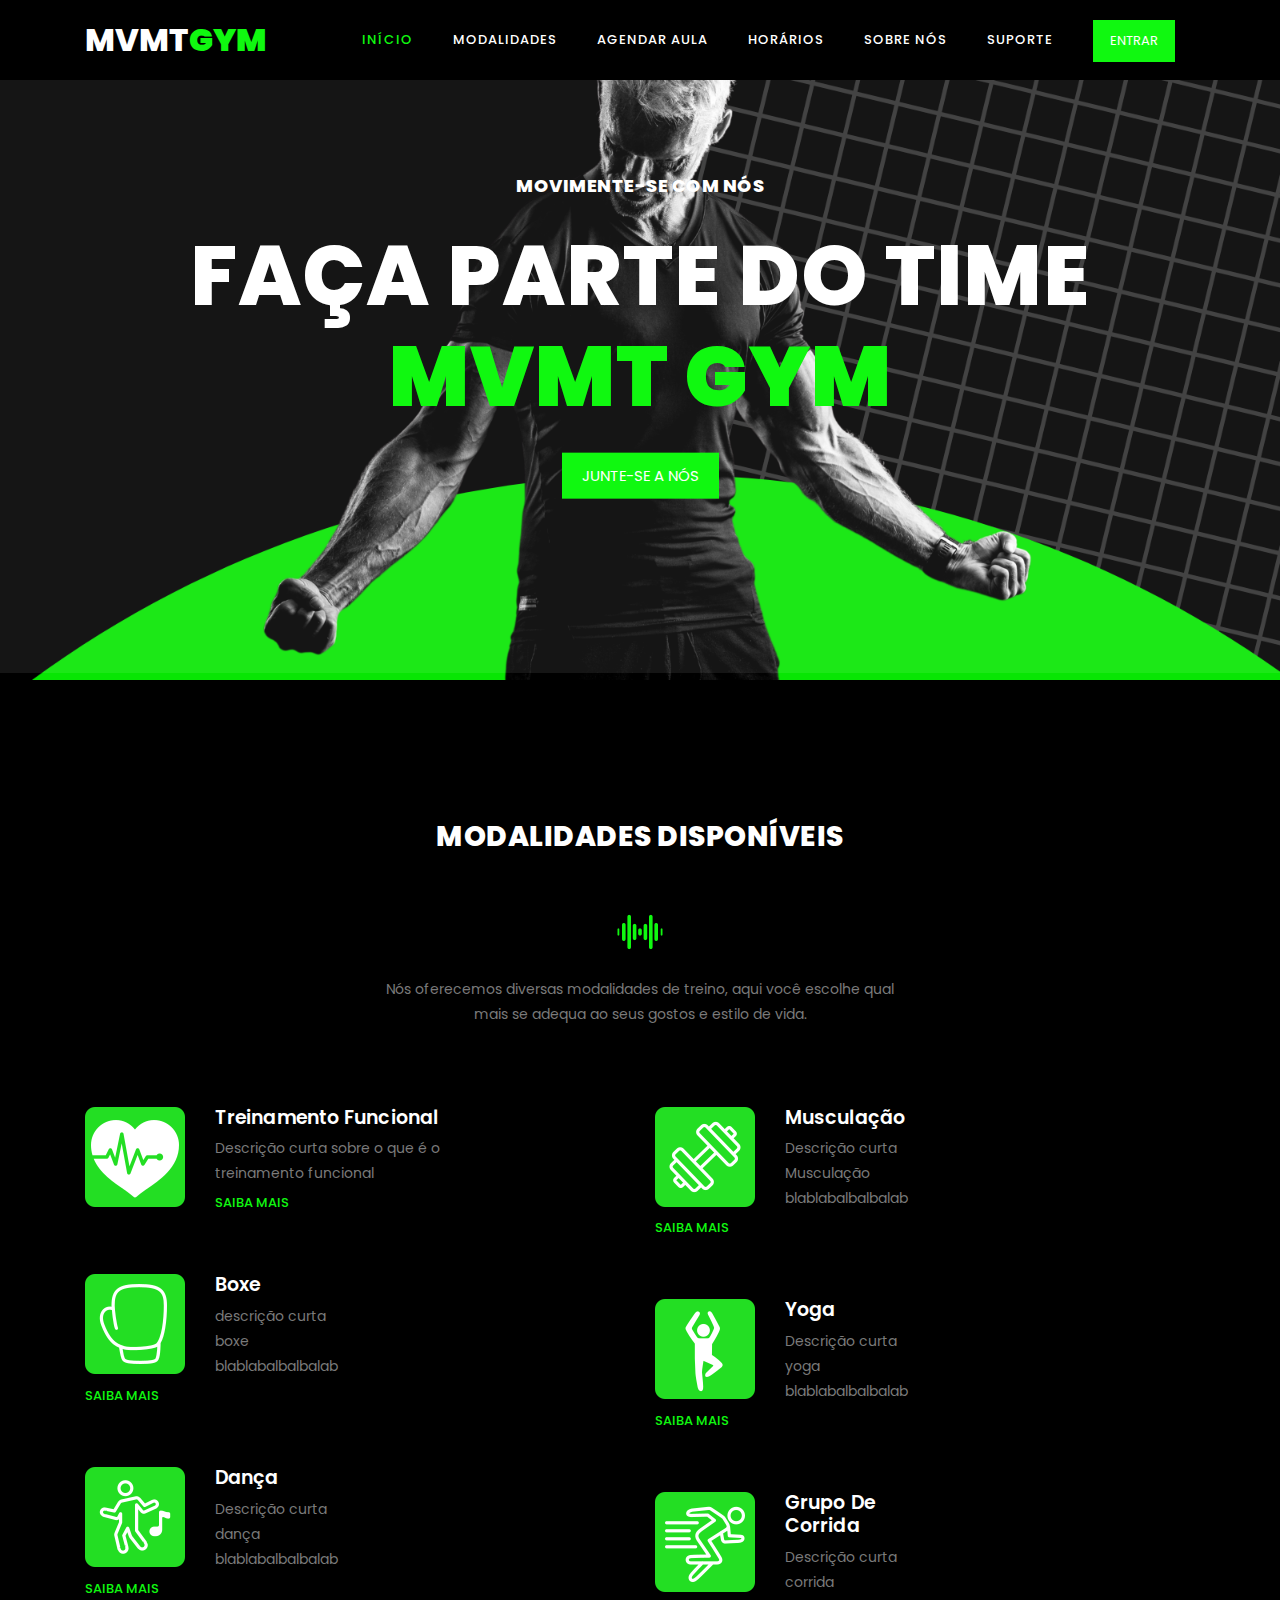
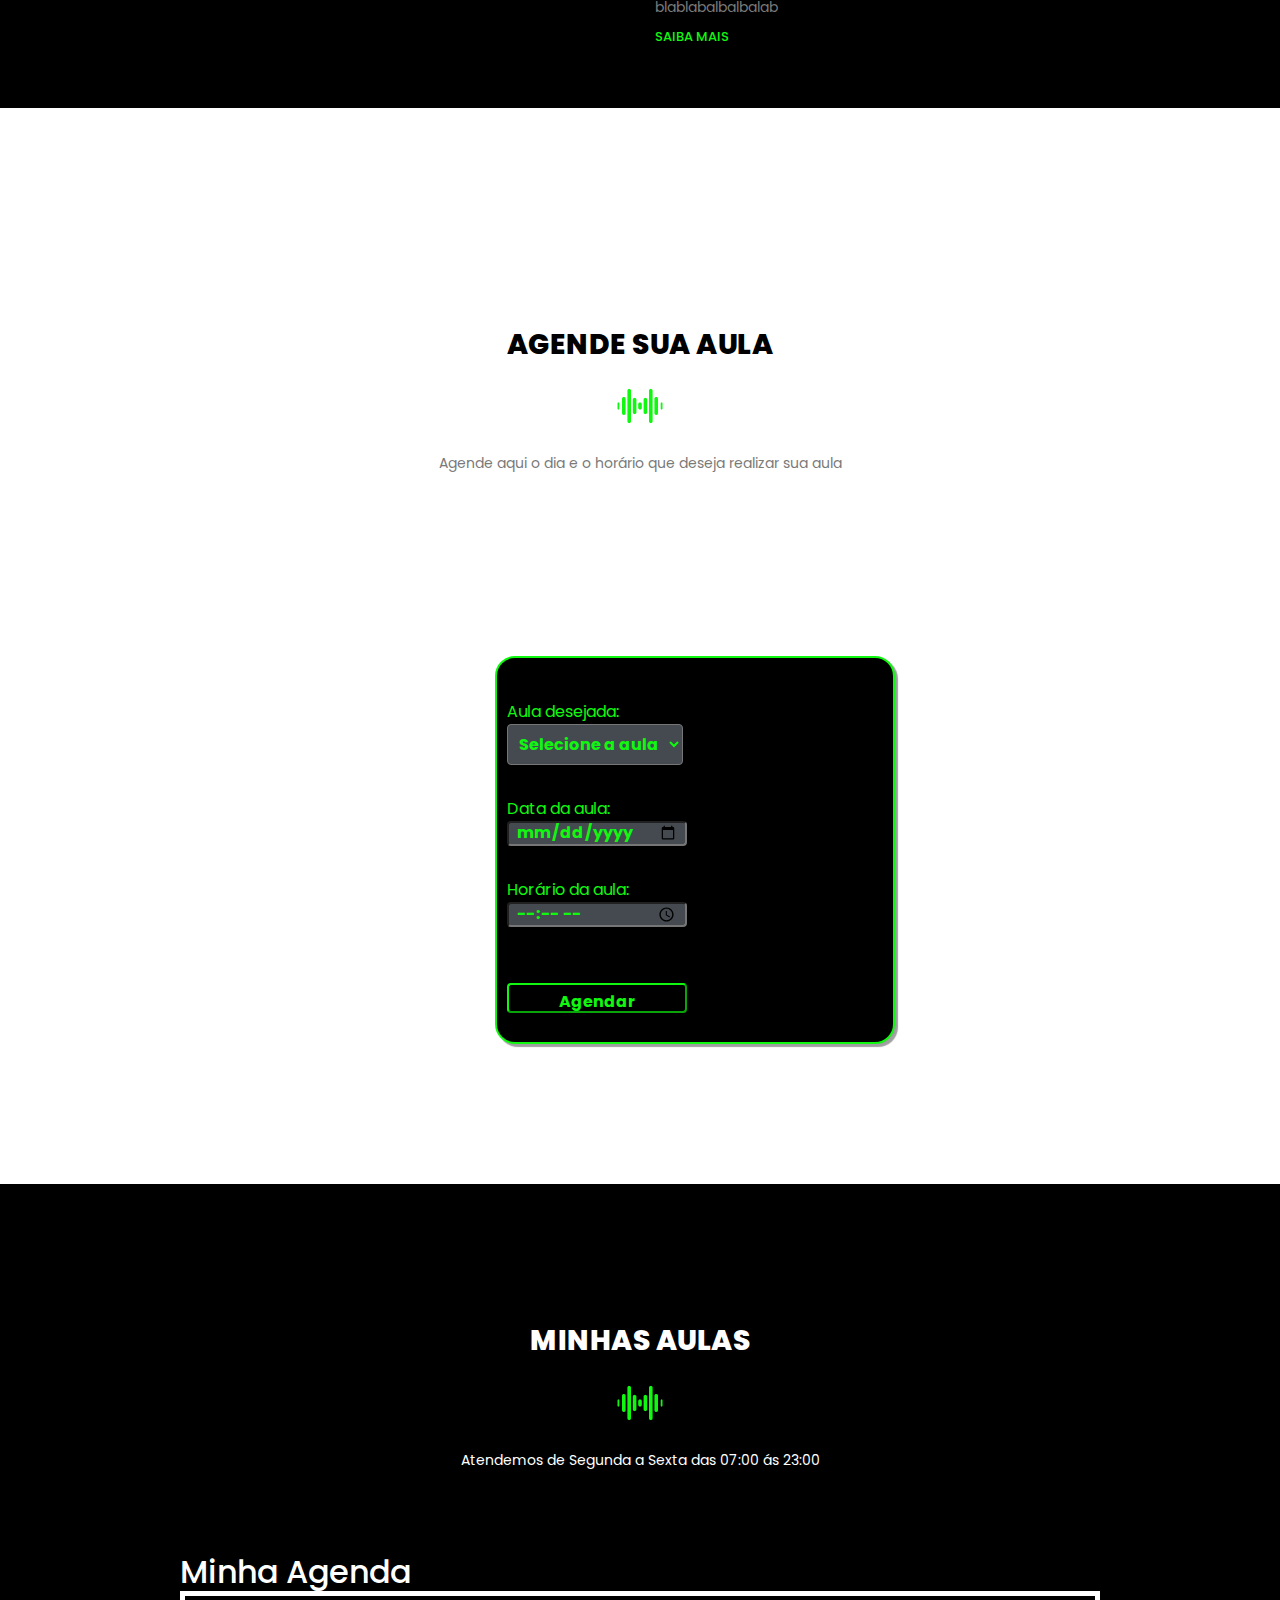
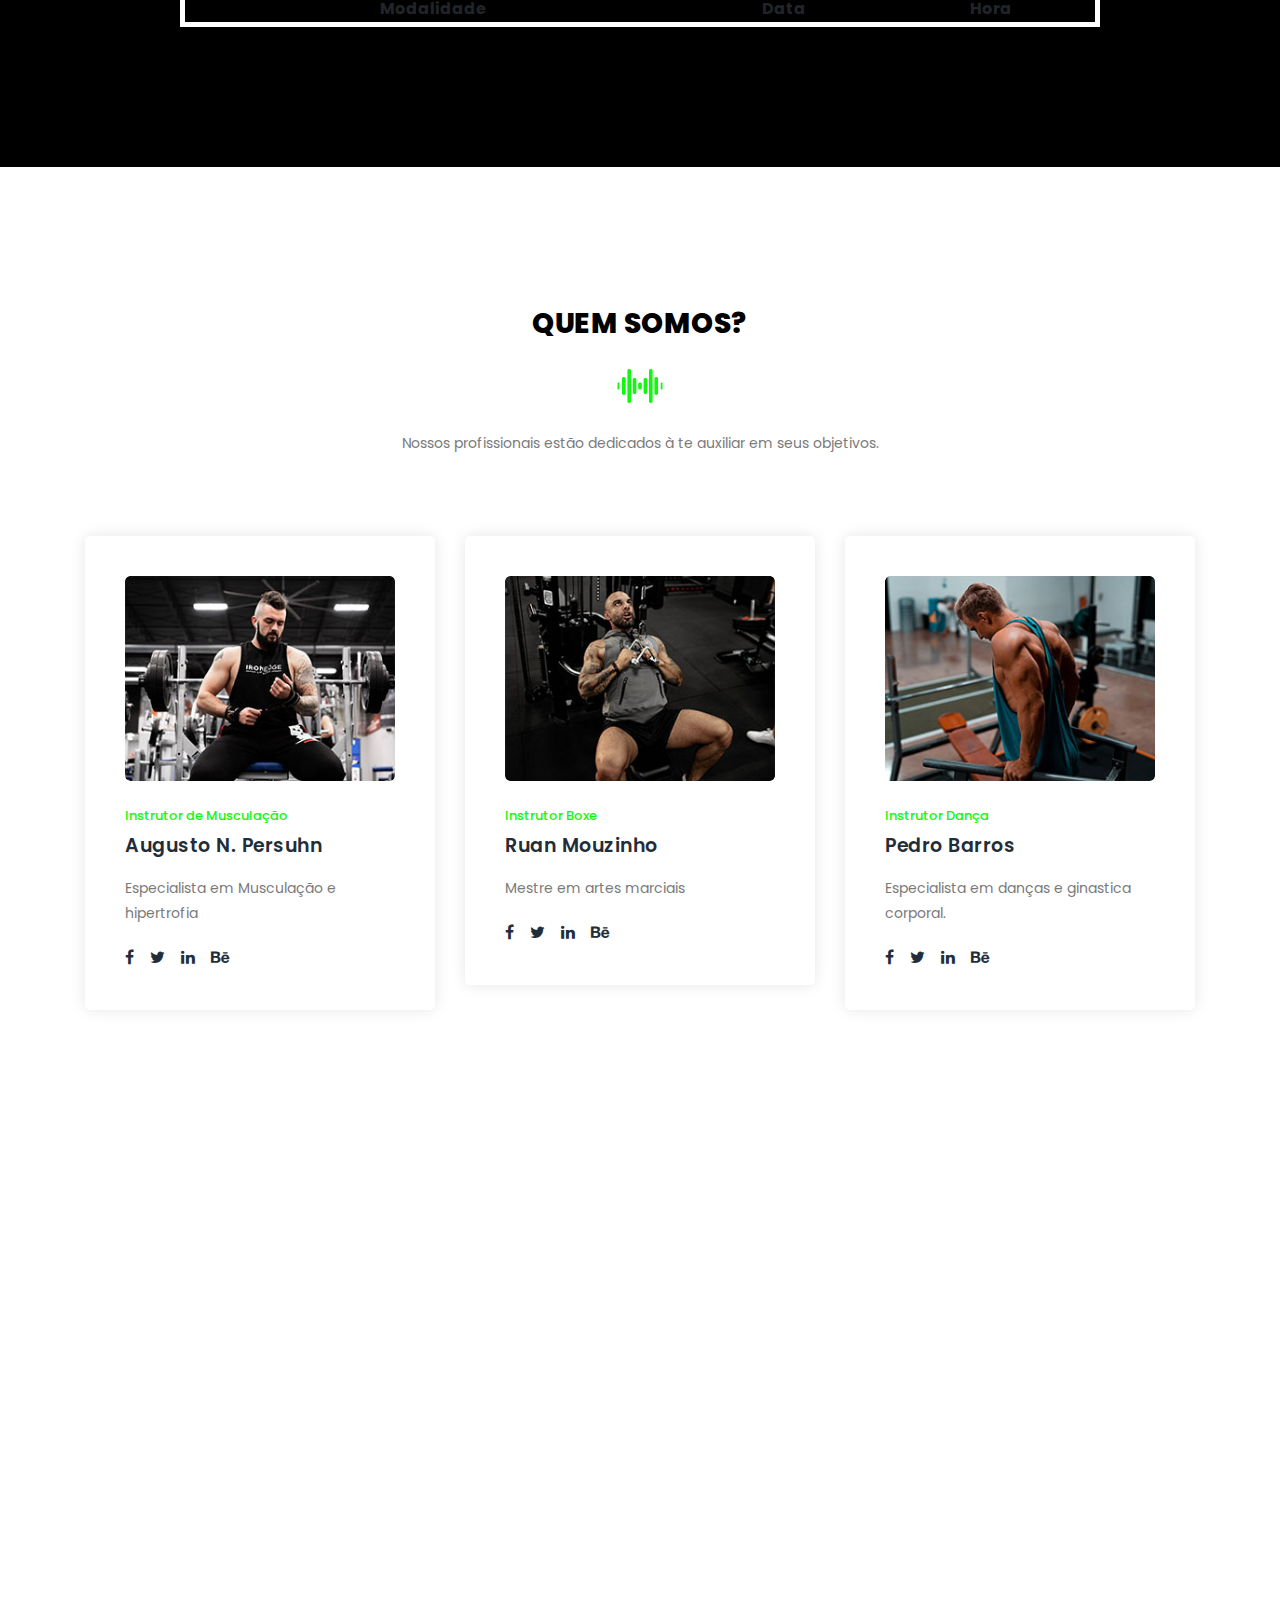
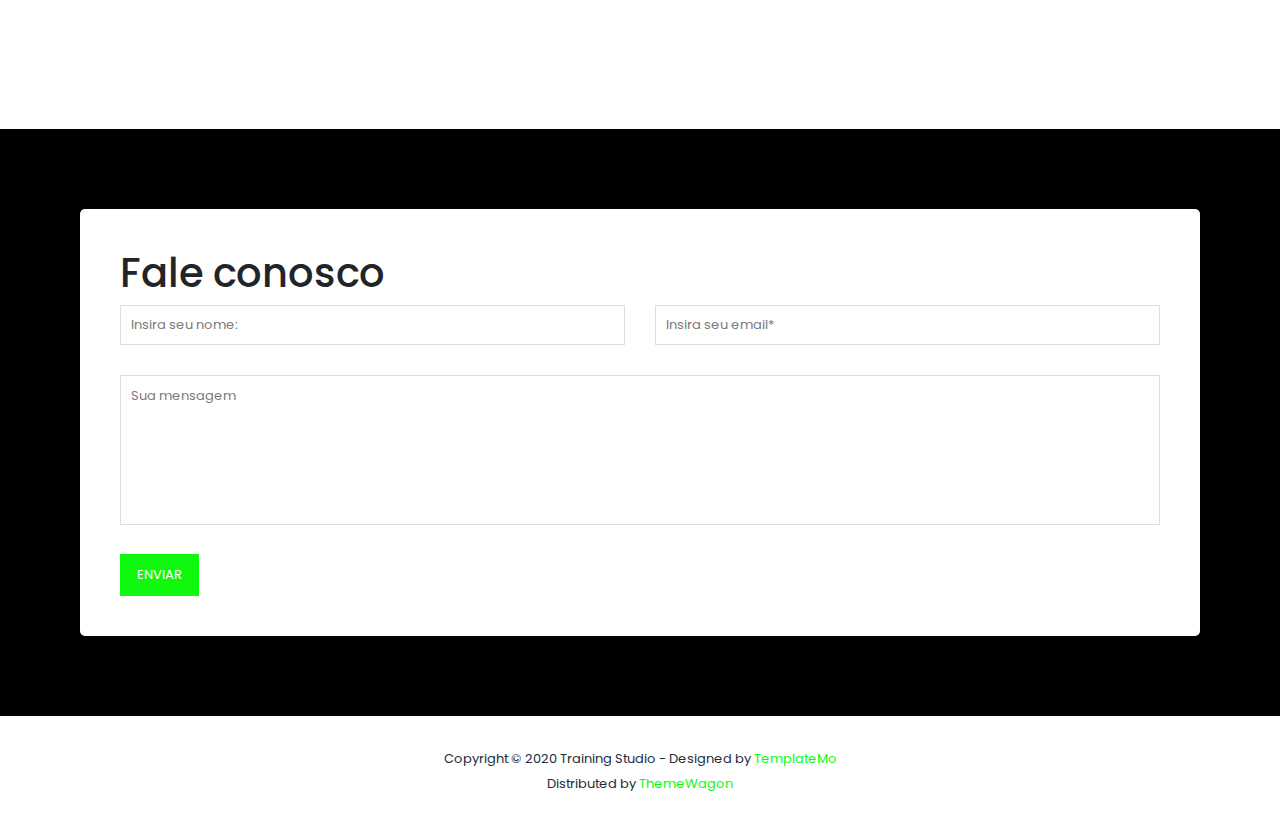
<file: mvmt-gym-1.0.0/index.html>
<!DOCTYPE html>
<html lang="pt-br">

<head>

    <meta charset="utf-8">
    <meta name="viewport" content="width=device-width, initial-scale=1, shrink-to-fit=no">
    <meta name="description" content="Projeto de conclusão de curso- MVMT GYM">
    <meta name="author" content="Ruan Mouzinho">
    <link
        href="https://fonts.googleapis.com/css?family=Poppins:100,100i,200,200i,300,300i,400,400i,500,500i,600,600i,700,700i,800,800i,900,900i&display=swap"
        rel="stylesheet">
    <link rel="shortcut icon" href=".ico" type="image/x-icon">
    <title>MVMT GYM</title>
    <!--

TemplateMo 548 Training Studio

https://templatemo.com/tm-548-training-studio

-->
    <!-- Additional CSS Files -->
    <link rel="stylesheet" type="text/css" href="assets/css/bootstrap.min.css">

    <link rel="stylesheet" type="text/css" href="assets/css/font-awesome.css">

    <link rel="stylesheet" href="assets/css/style.css">

</head>

<body>

    <!-- ***** Preloader Start ***** -->
    <div id="js-preloader" class="js-preloader">
        <div class="preloader-inner">
            <span class="dot"></span>
            <div class="dots">
                <span></span>
                <span></span>
                <span></span>
            </div>
        </div>
    </div>
    <!-- ***** Preloader End ***** -->


    <!-- ***** Header Area Start ***** -->
    <header class="header-area header-sticky">
        <div class="container">
            <div class="row">
                <div class="col-12">
                    <nav class="main-nav">
                        <!-- ***** Logo Start ***** -->
                        <a href="index.html" class="logo">MVMT<em>GYm</em></a>
                        <!-- ***** Logo End ***** -->
                        <!-- ***** Menu Start ***** -->
                        <ul class="nav">
                            <li class="scroll-to-section"><a href="#top" class="active">Início</a></li>
                            <li class="scroll-to-section"><a href="#features">Modalidades</a></li>
                            <li class="scroll-to-section"><a href="#our-classes">Agendar Aula</a></li>
                            <li class="scroll-to-section"><a href="#schedule">Horários</a></li>
                            <li class="scroll-to-section"><a href="#trainers">Sobre Nós</a></li>
                            <li class="scroll-to-section"><a href="#contact-us">Suporte</a></li>
                            <li class="main-button"><a href="/mvmt-gym-1.0.0/assets/html/signin.html">Entrar</a></li>

                        </ul>
                        <a class='menu-trigger'>
                            <span>Menu</span>
                        </a>
                        <!-- ***** Menu End ***** -->
                    </nav>
                </div>
            </div>
        </div>
    </header>
    <!-- ***** Header Area End ***** -->

    <!-- ***** Main Banner Area Start ***** -->
    <div class="main-banner" id="top">
        <img src="/mvmt-gym-1.0.0/assets/images/bannerMvmt.jpg" class="img-banner">
        <div class="video-overlay header-text">
            <div class="caption">
                <h6>Movimente-se com nós</h6>
                <h2>Faça parte do time <em>MVMT GYm</em></h2>
                <div class="main-button scroll-to-section">
                    <a href="/mvmt-gym-1.0.0/assets/html/signup.html">Junte-se a nós</a>
                </div>
            </div>
        </div>
    </div>
    <!-- ***** Main Banner Area End ***** -->

    <!-- ***** Features Item Start ***** -->
    <section class="section" id="features">
        <div class="container">
            <div class="row">
                <div class="col-lg-6 offset-lg-3">
                    <div class="section-heading">
                        <h2>Modalidades disponíveis <em></em></h2>
                        <hr>
                        <img src="assets/images/line-dec.png" alt="waves">
                        <p>Nós oferecemos diversas modalidades de treino, aqui você escolhe qual mais se adequa ao seus
                            gostos e estilo de vida.
                        </p>
                    </div>
                </div>
                <div class="col-lg-6">
                    <ul class="features-items">
                        <li class="feature-item">
                            <div class="left-icon">
                                <img src="assets/images/icons8-coração-com-pulso-100.png" alt="First One">
                            </div>
                            <div class="right-content">
                                <h4>Treinamento funcional</h4>
                                <p>Descrição curta sobre o que é o treinamento funcional</p>
                                <a href="https://www.atletis.com.br/treino-funcional" target="_blank" class="text-button">Saiba mais</a>
                            </div>
                        </li>
                        <li class="feature-item">
                            <div class="left-icon">
                                <img src="assets/images/icons8-boxe-100.png" alt="second one">
                            </div>
                            <div class="right-content">
                                <h4>Boxe</h4>
                                <p>descrição curta boxe blablabalbalbalab</p>
                                <a href="https://www.terra.com.br/esportes/boxe-sete-beneficios-do-esporte-para-a-saude,5400913d633502096ba3bf83713977df5eomsxgg.html" target="_blank" class="text-button">Saiba mais</a>
                            </div>
                        </li>
                        <li class="feature-item">
                            <div class="left-icon">
                                <img src="assets/images/icons8-dança-100.png" alt="third gym training">
                            </div>
                            <div class="right-content">
                                <h4>Dança</h4>
                                <p>Descrição curta dança blablabalbalbalab</p>
                                <a href="https://viverbem.unimedbh.com.br/para-participar/beneficios-da-danca/" target="_blank" class="text-button">Saiba mais</a>
                            </div>
                        </li>
                    </ul>
                </div>
                <div class="col-lg-6">
                    <ul class="features-items">
                        <li class="feature-item">
                            <div class="left-icon">
                                <img src="assets/images/icons8-haltere-100.png" alt="fourth muscle">
                            </div>
                            <div class="right-content">
                                <h4>Musculação</h4>
                                <p>Descrição curta Musculação blablabalbalbalab</p>
                                <a href="https://www.atletis.com.br/beneficios-da-musculacao" target="_blank" class="text-button">Saiba mais</a>
                            </div>
                        </li>
                        <li class="feature-item">
                            <div class="left-icon">
                                <img src="assets/images/icons8-ioga-100.png" alt="training fifth">
                            </div>
                            <div class="right-content">
                                <h4>Yoga</h4>
                                <p>Descrição curta yoga blablabalbalbalab</p>
                                <a href="https://www.tuasaude.com/beneficios-do-yoga/" target="_blank" class="text-button">Saiba mais</a>
                            </div>
                        </li>
                        <li class="feature-item">
                            <div class="left-icon">
                                <img src="assets/images/icons8-exercício-100.png" alt="gym training">
                            </div>
                            <div class="right-content">
                                <h4>Grupo de Corrida</h4>
                                <p>Descrição curta corrida blablabalbalbalab</p>
                                <a href="https://www.atletis.com.br/efeitos-da-corrida-no-corpo" target="_blank" class="text-button">Saiba mais</a>
                            </div>
                        </li>
                    </ul>
                </div>      
            </div>
        </div>
    </section>

    <!-- ***** Features Item End ***** -->

    <!--  Call to Action Start ***** -->

    <!--- Call to Action End ***** -->

    <!-- ***** Agendamento de Aulas ***** -->





    <section class="section" id="our-classes">
        <div class="container">
            <div class="row">
                <div class="col-lg-6 offset-lg-3">
                    <div class="section-heading">
                        <h2 style="color: #000;">Agende sua aula</h2>
                        <img src="assets/images/line-dec.png" alt="">
                        <p>Agende aqui o dia e o horário que deseja realizar sua aula</p>
                    </div>
                </div>
            </div>
            <div class="row" id="tabs">
                <div class="col-lg-4">

                </div>
                <div class="col-lg-8">
                    <section class='tabs-content'>
                        <div class="containerAgend">

                            <fieldset>
                                <div class="card">
                                    <form action="agendar.php" method="post" id="agendamentoForm">
                                        <div class="label-float">
                                            <label for="aula">Aula desejada:</label>
                                            <select id="aula" nome="modalidade" required>
                                                <option value="" disabled selected>Selecione a aula</option>
                                                <option value="yoga">Yoga</option>
                                                <option value="zumba">Zumba</option>
                                                <option value="musculacao">Musculação</option>
                                                <option value="musculacao">Boxe</option>
                                                <option value="musculacao">Jiu-Jitsu</option>
                                            </select>
                                        </div>

                                        <div class="label-float">

                                            <label for="data">Data da aula:</label>
                                            <input type="date" id="data" name="data" required>
                                        </div>

                                        <div class="label-float">

                                            <label for="hora">Horário da aula:</label>
                                            <input type="time" id="hora" name="hora" required>
                                        </div>

                                        <div class="label-float">
                                            <input type="submit" value="Agendar" id="btnAgnd">
                                        </div>

                                    </form>
                            </fieldset>

                           
                        </div>
                        </article>
                    </section>
                </div>
            </div>
        </div>
    </section>
    <!--***** Our Classes End ***** -->

    <section class="section" id="schedule">
        <div class="container">
            <div class="row">
                <div class="col-lg-6 offset-lg-3">
                    <div class="section-heading dark-bg">
                        <h2> <em>Minhas Aulas</em></h2>
                        <img src="assets/images/line-dec.png" alt="">
                        <p>Atendemos de Segunda a Sexta das 07:00 ás 23:00</p>
                    </div>
                </div>
            </div>
            <div class="row">
                <!-- <div class="col-lg-12">
                    <div class="filters">
                        <ul class="schedule-filter">
                            <li class="active" data-tsfilter="monday">Segunda-Feira</li>
                            <li data-tsfilter="tuesday">Terça-Feira</li>
                            <li data-tsfilter="wednesday">Quarta-Feira</li>
                            <li data-tsfilter="thursday">Quinta-Feira</li>
                            <li data-tsfilter="friday">Sexta-Feira</li>
                        </ul>
                    </div>
                </div> -->
                <div class="col-lg-10 offset-lg-1">
                    <div class="schedule-table filtering">
                        <table>
                            <tbody>
                                <div class="agenda">
                                    <h2 style="color:#fff;">Minha Agenda</h2>
                                    <table>
                                        <thead>
                                            <tr>
                                                <th>Modalidade</th>
                                                <th>Data</th>
                                                <th>Hora</th>
                                            </tr>
                                        </thead>
                                        <tbody>
                                            <?php include 'agenda.php'; ?>
                                        </tbody>
                                    </table>
                                </div>
                                <!-- <tr>
                                    <td class="day-time">Musculação</td>
                                    <td class="monday ts-item show" data-tsmeta="monday">7:00 - 12:00 </td>
                                    <td class="tuesday ts-item" data-tsmeta="tuesday">2:00PM - 3:30PM</td>
                                    <td>Augusto N. Persuhn</td>
                                </tr>
                                <tr>
                                    <td class="day-time">Treinamento funcional</td>
                                    <td class="friday ts-item" data-tsmeta="friday">10:00AM - 11:30AM</td>
                                    <td class="thursday friday ts-item" data-tsmeta="thursday" data-tsmeta="friday">
                                        2:00PM - 3:30PM</td>
                                    <td>Mateus Forkim</td>
                                </tr>
                                <tr>
                                    <td class="day-time">Boxe</td>
                                    <td class="tuesday ts-item" data-tsmeta="tuesday">10:00AM - 11:30AM</td>
                                    <td class="monday ts-item show" data-tsmeta="monday">2:00PM - 3:30PM</td>
                                    <td>Ruan Mouzinho</td>
                                </tr>
                                <tr>
                                    <td class="day-time">Yoga</td>
                                    <td class="wednesday ts-item" data-tsmeta="wednesday">10:00AM - 11:30AM</td>
                                    <td class="friday ts-item" data-tsmeta="friday">2:00PM - 3:30PM</td>
                                    <td>Luiz Vinícius</td>
                                </tr>
                                <tr>
                                    <td class="day-time">Grupo de Corrida</td>
                                    <td class="wednesday ts-item" data-tsmeta="wednesday">10:00AM - 11:30AM</td>
                                    <td class="friday ts-item" data-tsmeta="friday">2:00PM - 3:30PM</td>
                                    <td>Augusto N. Persuhn</td>
                                </tr>
                                <tr>
                                    <td class="day-time">Dança</td>
                                    <td class="thursday ts-item" data-tsmeta="thursday">10:00AM - 11:30AM</td>
                                    <td class="wednesday ts-item" data-tsmeta="wednesday">2:00PM - 3:30PM</td>
                                    <td>Pedro Barros</td>
                                </tr> -->
                            </tbody>
                        </table>
                    </div>
                </div>
            </div>
        </div>
    </section>

    <!-- ***** Testimonials Starts ***** -->
    <section class="section" id="trainers">
        <div class="container">
            <div class="row">
                <div class="col-lg-6 offset-lg-3">
                    <div class="section-heading">
                        <h2 style="color: #000;">Quem <em>somos?</em></h2>

                        <img src="assets/images/line-dec.png" alt="">
                        <p>Nossos profissionais estão dedicados à te auxiliar em seus objetivos.</p>
                    </div>
                </div>
            </div>
            <div class="row">
                <div class="col-lg-4">
                    <div class="trainer-item">
                        <div class="image-thumb">
                            <img src="assets/images/first-trainer.jpg" alt="">
                        </div>
                        <div class="down-content">
                            <span>Instrutor de Musculação</span>
                            <h4>Augusto N. Persuhn</h4>
                            <p>Especialista em Musculação e hipertrofia</p>
                            <ul class="social-icons">
                                <li><a href="#"><i class="fa fa-facebook"></i></a></li>
                                <li><a href="#"><i class="fa fa-twitter"></i></a></li>
                                <li><a href="#"><i class="fa fa-linkedin"></i></a></li>
                                <li><a href="#"><i class="fa fa-behance"></i></a></li>
                            </ul>
                        </div>
                    </div>
                </div>
                <div class="col-lg-4">
                    <div class="trainer-item">
                        <div class="image-thumb">
                            <img src="assets/images/second-trainer.jpg" alt="">
                        </div>
                        <div class="down-content">
                            <span>Instrutor Boxe</span>
                            <h4>Ruan Mouzinho</h4>
                            <p>Mestre em artes marciais</p>
                            <ul class="social-icons">
                                <li><a href="#"><i class="fa fa-facebook"></i></a></li>
                                <li><a href="#"><i class="fa fa-twitter"></i></a></li>
                                <li><a href="#"><i class="fa fa-linkedin"></i></a></li>
                                <li><a href="#"><i class="fa fa-behance"></i></a></li>
                            </ul>
                        </div>
                    </div>
                </div>
                <div class="col-lg-4">
                    <div class="trainer-item">
                        <div class="image-thumb">
                            <img src="assets/images/third-trainer.jpg" alt="">
                        </div>
                        <div class="down-content">
                            <span>Instrutor Dança</span>
                            <h4>Pedro Barros</h4>
                            <p>Especialista em danças e ginastica corporal.</p>
                            <ul class="social-icons">
                                <li><a href="#"><i class="fa fa-facebook"></i></a></li>
                                <li><a href="#"><i class="fa fa-twitter"></i></a></li>
                                <li><a href="#"><i class="fa fa-linkedin"></i></a></li>
                                <li><a href="#"><i class="fa fa-behance"></i></a></li>
                            </ul>
                        </div>
                    </div>
                </div>
            </div>
        </div>
        <br>
        <br>
        <br>
        <div class="map">

            <!-- ****Mapa iframe**** -->
            <div class="iframe">
                <div id="map">
                    <iframe
                        src="https://www.google.com/maps/embed?pb=!1m14!1m8!1m3!1d14233.191777977723!2d-49.0976253!3d-26.8940378!3m2!1i1024!2i768!4f13.1!3m3!1m2!1s0x94df1f49a5708ea3%3A0x657232f253d280c5!2sMVMT%20Gym!5e0!3m2!1spt-BR!2sbr!4v1691870415498!5m2!1spt-BR!2sbr"
                        width="100%" height="500" padding:4px style="border:2px;" allowfullscreen="true" loading="lazy"
                        referrerpolicy="no-referrer-when-downgrade"></iframe>
                </div>
            </div>

        </div>

        </div>
    </section>

    <!-- ***** Testimonials Ends ***** -->


    <!-- ***** Contact Us Area Starts ***** -->
    <section class="section" id="contact-us">
        <div class="container-fluid">
            <div class="row">

                <div class="col-lg-6 col-md-6 col-xs-12"></div>
                <div class="contact-form">

                    <form id="contact" action="" method="post">
                        <legend>
                            <h1>Fale conosco</h1>
                        </legend>
                        <div class="row">
                            <div class="col-md-6 col-sm-12">
                                <fieldset>
                                    <input name="name" type="text" id="name" placeholder="Insira seu nome:" required="">
                                </fieldset>
                            </div>
                            <div class="col-md-6 col-sm-12">
                                <fieldset>
                                    <input name="email" type="text" id="email" pattern="[^ @]*@[^ @]*"
                                        placeholder="Insira seu email*" required="">
                                </fieldset>
                            </div>
                            <!-- <div class="col-md-12 col-sm-12"> 
                              <fieldset>
                                <input name="subject" type="text" id="subject" placeholder="Assunto:">
                              </fieldset>
                            </div> -->
                            <div class="col-lg-12">
                                <fieldset>
                                    <textarea name="message" rows="6" id="message" placeholder="Sua mensagem"
                                        required=""></textarea>
                                </fieldset>
                            </div>
                            <div class="col-lg-12">
                                <fieldset>
                                    <button type="submit" id="form-submit" class="main-button">Enviar </button>
                                </fieldset>
                            </div>
                        </div>
                    </form>
                </div>
            </div>
        </div>
        </div>
    </section>
    <!-- ***** Contact Us Area Ends ***** -->

    <!-- ***** Footer Start ***** -->
    <footer>
        <div class="container">
            <div class="row">
                <div class="col-lg-12">
                    <p>Copyright &copy; 2020 Training Studio

                        - Designed by <a rel="nofollow" href="https://templatemo.com" class="tm-text-link"
                            target="_parent">TemplateMo</a><br>

                        Distributed by <a rel="nofollow" href="https://themewagon.com" class="tm-text-link"
                            target="_blank">ThemeWagon</a>

                    </p>

                    <!-- You shall support us a little via PayPal to info@templatemo.com -->

                </div>
            </div>
        </div>
    </footer>

    <!-- jQuery -->
    <script src="assets/js/jquery-2.1.0.min.js"></script>

    <!-- Bootstrap -->
    <script src="assets/js/popper.js"></script>
    <script src="assets/js/bootstrap.min.js"></script>

    <!-- Plugins -->
    <script src="assets/js/scrollreveal.min.js"></script>
    <script src="assets/js/waypoints.min.js"></script>
    <script src="assets/js/jquery.counterup.min.js"></script>
    <script src="assets/js/imgfix.min.js"></script>
    <script src="assets/js/mixitup.js"></script>
    <script src="assets/js/accordions.js"></script>

    <!-- Global Init -->
    <script src="assets/js/custom.js"></script>

</body>

</html>
</file>
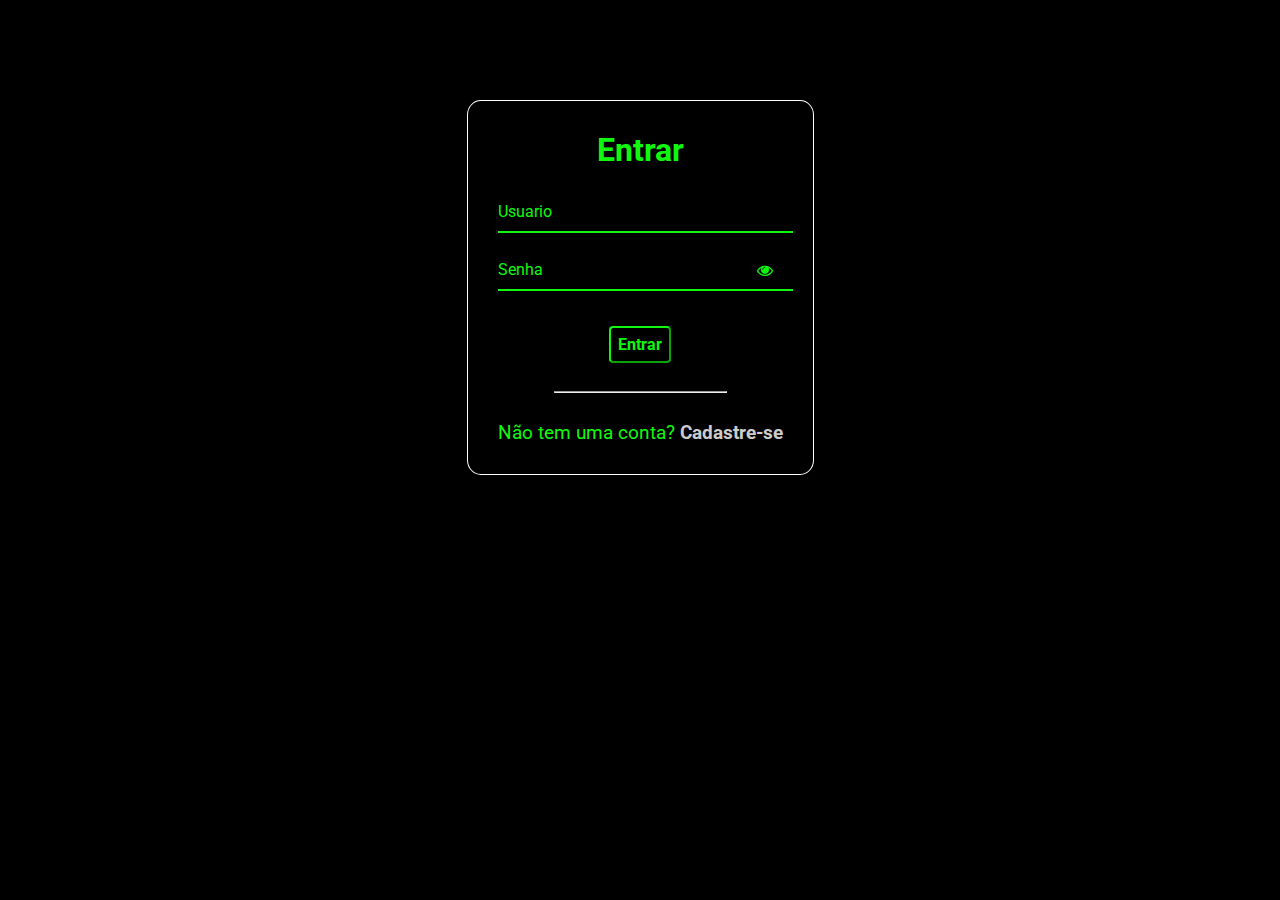
<file: mvmt-gym-1.0.0/assets/html/signin.html>
<!DOCTYPE html>
<html lang="pt-br">
<head>
    <meta charset="UTF-8">
    <meta name="viewport" content="width=device-width, initial-scale=1.0">
    <link rel="stylesheet" href="../css/signin.css">
    <link rel="stylesheet" href="https://stackpath.bootstrapcdn.com/font-awesome/4.7.0/css/font-awesome.min.css"/>
    <script src="../js/signin.js"></script>

    <title>Entre na sua conta • MVMT GYM</title>
</head>
<body>
  

        <div class="container">
          <div class="card">
            <h1>Entrar</h1>
    
            <div id="msgError"></div>
    
            <div class="label-float">
              <input type="text" id="usuario" paceholder="" required />
              <label id="userLabel" for="usuario">Usuario</label>
            </div>
    
            <div class="label-float">
              <input type="password" id="senha" paceholder="" required />
              <label id="senhaLabel" for="senha">Senha</label>
              <i class="fa fa-eye" aria-hidden="true"></i>
            </div>
    
            <div class="justify-center">
              <button onclick="entrar()">Entrar</button>
            </div>
    
            <div class="justify-center">
              <hr />
            </div>
    
            <p>
              Não tem uma conta?
              <a href="../html/signup.html">
                Cadastre-se
              </a>
            </p>
          </div>
        </div>
    
        <script src="../js/signin.js"></script>

        
</body>
</html>
</file>
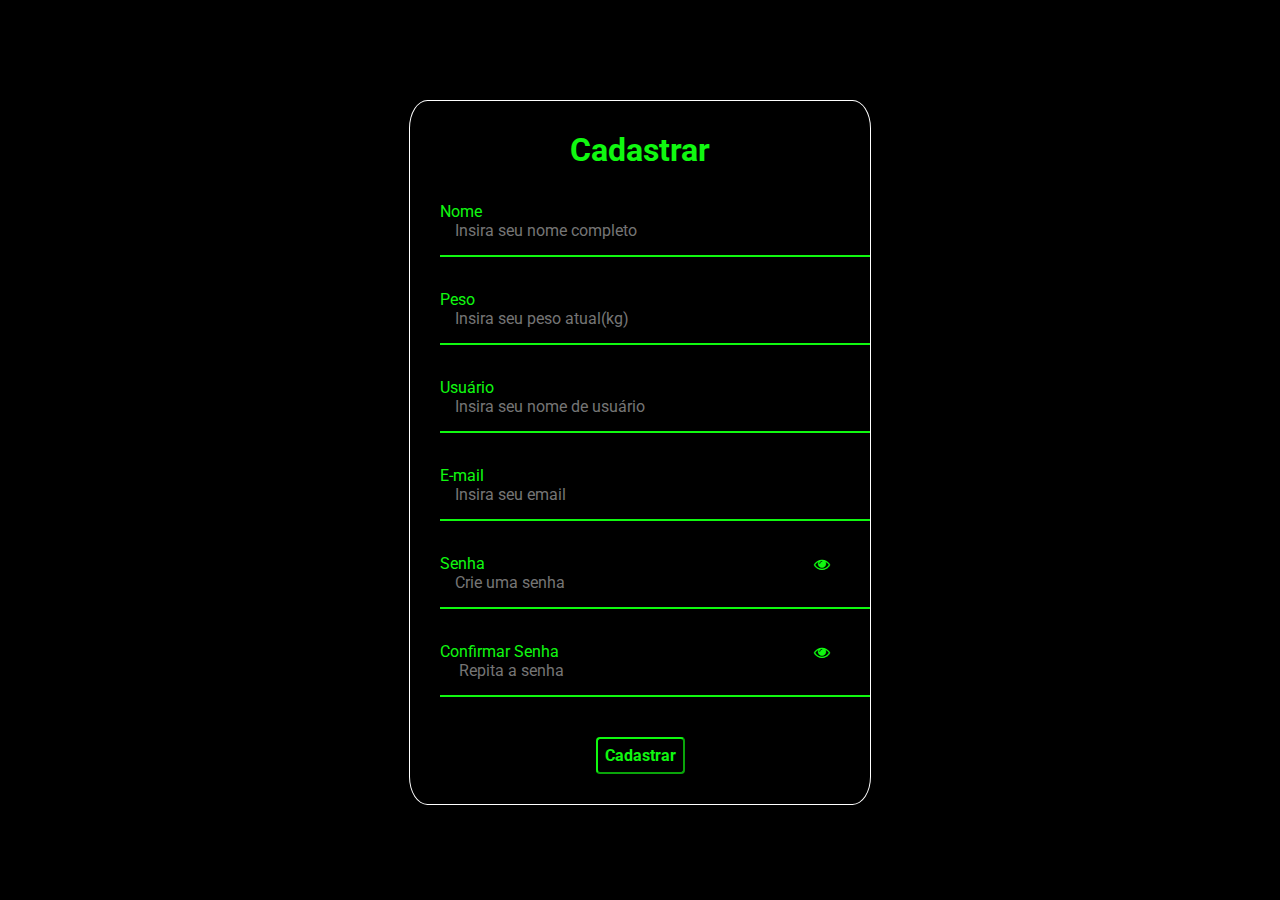
<file: mvmt-gym-1.0.0/assets/html/signup.html>
<!DOCTYPE html>
<html lang="pt-br">
<head>
    <meta charset="UTF-8">
    <meta name="viewport" content="width=device-width, initial-scale=1.0">
    <link rel="stylesheet"href="https://stackpath.bootstrapcdn.com/font-awesome/4.7.0/css/font-awesome.min.css"/>
    <link rel="stylesheet" href="../css/signup.css">
    <title>Cadastre-se • MVMT GYM</title>
</head>
<body>

<div class="container">
        <div class="card">
          <h1>Cadastrar</h1>
  
          <div id="msgError"></div>
          <div id="msgSuccess"></div>
  
          <div class="label-float">
            <input type="text" id="nome" placeholder="Insira seu nome completo " required />
            <label id="labelNome" for="nome">Nome</label>
          </div>

          <div class="label-float">
            <input type="number" id="peso" placeholder="Insira seu peso atual(kg) " required />
            <label id="labelPeso" for="nome">Peso</label>
          </div>
  
          <div class="label-float">
            <input type="text" id="usuario" placeholder="Insira seu nome de usuário" required />
            <label id="labelUsuario" for="usuario">Usuário</label>
          </div>

          <div class="label-float">
            <input type="text" id="email" placeholder="Insira seu email" required />
            <label id="labelEmail" for="email">E-mail</label>
          </div>
  
          <div class="label-float">
            <input type="password" id="senha" placeholder="Crie uma senha" required />
            <label id="labelSenha" for="senha">Senha</label>
            <i id="verSenha" class="fa fa-eye" aria-hidden="true"></i>
          </div>
  
          <div class="label-float">
            <input type="password" id="confirmSenha" placeholder=" Repita a senha" required />
            <label id="labelConfirmSenha" for="confirmSenha"
              >Confirmar Senha</label
            >
            <i id="verConfirmSenha" class="fa fa-eye" aria-hidden="true"></i>
          </div>
  
          <div class="justify-center">
            <button onclick="cadastrar()">Cadastrar</button>
          </div>
        </div>
      </div>
  
      <script src="../js/signup.js"></script>
</body>
</html>
</file>
<file: mvmt-gym-1.0.0/assets/css/style.css>
/*

TemplateMo 548 Training Studio

https://templatemo.com/tm-548-training-studio

*/

/* ---------------------------------------------
Table of contents
------------------------------------------------
01. font & reset css
02. reset
03. global styles
04. header
05. banner
06. features
07. testimonials
08. contact
09. footer
10. preloader
11. search
12. portfolio

--------------------------------------------- */
/* 
---------------------------------------------
font & reset css
--------------------------------------------- 
*/
@import url("https://fonts.googleapis.com/css?family=Poppins:100,100i,200,200i,300,300i,400,400i,500,500i,600,600i,700,700i,800,800i,900,900i");
/* 
---------------------------------------------
reset
--------------------------------------------- 
*/
html, body, div, span, applet, object, iframe, h1, h2, h3, h4, h5, h6, p, blockquote, div
pre, a, abbr, acronym, address, big, cite, code, del, dfn, em, font, img, ins, kbd, q,
s, samp, small, strike, strong, sub, sup, tt, var, b, u, i, center, dl, dt, dd, ol, ul, li,
figure, header, nav, section, article, aside, footer, figcaption {
  margin: 0;
  padding: 0;
  border: 0;
  outline: 0;
}

.clearfix:after {
  content: ".";
  display: block;
  clear: both;
  visibility: hidden;
  line-height: 0;
  height: 0;
}

.clearfix {
  display: inline-block;
}

html[xmlns] .clearfix {
  display: block;
}

* html .clearfix {
  height: 1%;
}

ul, li {
  padding: 0;
  margin: 0;
  list-style: none;
}

header, nav, section, article, aside, footer, hgroup {
  display: block;
}

* {
  box-sizing: border-box;
}

html, body {
  font-family: 'Poppins', sans-serif;
  font-weight: 400;
  background-color: #000000;
  font-size: 16px;
  -ms-text-size-adjust: 100%;
  -webkit-font-smoothing: antialiased;
  -moz-osx-font-smoothing: grayscale;
}

a {
  text-decoration: none !important;
}

h1, h2, h3, h4, h5, h6 {
  margin-top: 0px;
  margin-bottom: 0px;
}

ul {
  margin-bottom: 0px;
}

p {
  font-size: 14px;
  line-height: 25px;
  color: #7a7a7a;
}

/* 
---------------------------------------------
global styles
--------------------------------------------- 
*/
html,
body {
  background: #ffff;
  font-family: 'Poppins', sans-serif;
}

::selection {
  background-color:#00a300d0;
  color:#fff;
}

::-moz-selection {
  color:rgb(16, 248, 16);
  color: #fff;
}

@media (max-width: 991px) {
  html, body {
    overflow-x: hidden;
  }
  .mobile-top-fix {
    margin-top: 30px;
    margin-bottom: 0px;
  }
  .mobile-bottom-fix {
    margin-bottom: 30px;
  }
  .mobile-bottom-fix-big {
    margin-bottom: 60px;
  }
}

.section-heading {
  text-align: center;
  margin-top: 140px;
  margin-bottom: 80px;
}

.section-heading h2 {
  font-size: 28px;
  font-weight: 800;
  color: #ffffff;
  text-transform: uppercase;
  letter-spacing: 0.5px;
  margin-top: 0px;
  margin-bottom: 0px;
}

.section-heading h2 em {
  font-style: normal;
}

.section-heading img {
  margin: 20px auto;
}

.dark-bg h2 {
  color: #fff;
}

.dark-bg p {
  color: #fff;
}

.main-button a {
  display: inline-block;
  font-size: 15px;
  padding: 12px 20px;
  background-color: #10f810;
  color: #fff;
  text-align: center;
  font-weight: 400;
  text-transform: uppercase;
  transition: all .3s;
}

.main-button a:hover {
  background-color: #10f810;
}


/* 
---------------------------------------------
header
--------------------------------------------- 
*/

.background-header {
  background: rgba(250,250,250,0.99) !important;
  height: 80px!important;
  position: fixed!important;
  top: 0px;
  left: 0px;
  right: 0px;
  box-shadow: 0px 0px 10px rgba(0,0,0,0.15)!important;
}

.background-header .logo,
.background-header .main-nav .nav li a {
  color: #000000!important;
}

.background-header .main-nav .nav li:last-child a {
  color: #fff !important;
}

.background-header .main-nav .nav li:last-child a:hover {
  color: #fff!important;
}

.background-header .main-nav .nav li:hover a {
  color:rgb(16, 248, 16)!important;
}

.background-header .nav li a.active {
   color:rgb(16, 248, 16)!important;
}

.header-area {
  position: absolute;
  top: 0px;
  left: 0px;
  right: 0px;
  z-index: 100;
  height: 80px;
  background: #000000;
  -webkit-transition: all .5s ease 0s;
  -moz-transition: all .5s ease 0s;
  -o-transition: all .5s ease 0s;
  transition: all .5s ease 0s;
}

.header-area .main-nav {
  min-height: 80px;
  background: transparent;
}

.header-area .main-nav .logo {
  line-height: 80px;
  color: #fff;
  font-size: 32px;
  font-weight: 800;
  text-transform: uppercase;
  float: left;
  -webkit-transition: all 0.3s ease 0s;
  -moz-transition: all 0.3s ease 0s;
  -o-transition: all 0.3s ease 0s;
  transition: all 0.3s ease 0s;
}

.header-area .main-nav .logo em {
  font-style: normal;
  color:rgb(16, 248, 16);
  font-weight: 900;
}

.header-area .main-nav .nav {
  float: right;
  margin-top: 27px;
  margin-right: 0px;
  background-color: transparent;
  -webkit-transition: all 0.3s ease 0s;
  -moz-transition: all 0.3s ease 0s;
  -o-transition: all 0.3s ease 0s;
  transition: all 0.3s ease 0s;
  position: relative;
  z-index: 999;
}

.header-area .main-nav .nav li {
  padding-left: 20px;
  padding-right: 20px;
}

.header-area .main-nav .nav li a {
  display: block;
  font-weight: 500;
  font-size: 13px;
  color: #7a7a7a;
  text-transform: uppercase;
  -webkit-transition: all 0.3s ease 0s;
  -moz-transition: all 0.3s ease 0s;
  -o-transition: all 0.3s ease 0s;
  transition: all 0.3s ease 0s;
  height: 40px;
  line-height: 40px;
  border: transparent;
  letter-spacing: 1px;
}

.header-area .main-nav .nav li a {
  color: #fff;
}

.header-area .main-nav .nav li:last-child a {
  display: inline-block;
  font-size: 13px;
  padding: 11px 17px;
  background-color: #10f810;
  color: #fff;
  text-align: center;
  font-weight: 400;
  letter-spacing: 0px;
  text-transform: uppercase;
  transition: all .3s;
  height: auto;
  line-height: 20px;
}

.header-area .main-nav .nav li:last-child a:hover {
  background-color: #10f810;
  opacity: 1;
}

.header-area .main-nav .nav li:hover a,
.header-area .main-nav .nav li a.active {
  color: #10f810!important;
  opacity: 1;
}

.background-header .main-nav .nav li:hover a,
.background-header .main-nav .nav li a.active {
  color: #10f810!important;
  opacity: 1;
}

.header-area .main-nav .menu-trigger {
  cursor: pointer;
  display: block;
  position: absolute;
  top: 23px;
  width: 32px;
  height: 40px;
  text-indent: -9999em;
  z-index: 99;
  right: 40px;
  display: none;
}

.header-area .main-nav .menu-trigger span,
.header-area .main-nav .menu-trigger span:before,
.header-area .main-nav .menu-trigger span:after {
  -moz-transition: all 0.4s;
  -o-transition: all 0.4s;
  -webkit-transition: all 0.4s;
  transition: all 0.4s;
  background-color: #1e1e1e;
  display: block;
  position: absolute;
  width: 30px;
  height: 2px;
  left: 0;
}

.background-header .main-nav .menu-trigger span,
.background-header .main-nav .menu-trigger span:before,
.background-header .main-nav .menu-trigger span:after {
  background-color: #1e1e1e;
}

.header-area .main-nav .menu-trigger span:before,
.header-area .main-nav .menu-trigger span:after {
  -moz-transition: all 0.4s;
  -o-transition: all 0.4s;
  -webkit-transition: all 0.4s;
  transition: all 0.4s;
  background-color: #1e1e1e;
  display: block;
  position: absolute;
  width: 30px;
  height: 2px;
  left: 0;
  width: 75%;
}

.background-header .main-nav .menu-trigger span:before,
.background-header .main-nav .menu-trigger span:after {
  background-color: #1e1e1e;
}

.header-area .main-nav .menu-trigger span:before,
.header-area .main-nav .menu-trigger span:after {
  content: "";
}

.header-area .main-nav .menu-trigger span {
  top: 16px;
}

.header-area .main-nav .menu-trigger span:before {
  -moz-transform-origin: 33% 100%;
  -ms-transform-origin: 33% 100%;
  -webkit-transform-origin: 33% 100%;
  transform-origin: 33% 100%;
  top: -10px;
  z-index: 10;
}

.header-area .main-nav .menu-trigger span:after {
  -moz-transform-origin: 33% 0;
  -ms-transform-origin: 33% 0;
  -webkit-transform-origin: 33% 0;
  transform-origin: 33% 0;
  top: 10px;
}

.header-area .main-nav .menu-trigger.active span,
.header-area .main-nav .menu-trigger.active span:before,
.header-area .main-nav .menu-trigger.active span:after {
  background-color: transparent;
  width: 100%;
}

.header-area .main-nav .menu-trigger.active span:before {
  -moz-transform: translateY(6px) translateX(1px) rotate(45deg);
  -ms-transform: translateY(6px) translateX(1px) rotate(45deg);
  -webkit-transform: translateY(6px) translateX(1px) rotate(45deg);
  transform: translateY(6px) translateX(1px) rotate(45deg);
  background-color: #1e1e1e;
}

.background-header .main-nav .menu-trigger.active span:before {
  background-color: #1e1e1e;
}

.header-area .main-nav .menu-trigger.active span:after {
  -moz-transform: translateY(-6px) translateX(1px) rotate(-45deg);
  -ms-transform: translateY(-6px) translateX(1px) rotate(-45deg);
  -webkit-transform: translateY(-6px) translateX(1px) rotate(-45deg);
  transform: translateY(-6px) translateX(1px) rotate(-45deg);
  background-color: #1e1e1e;
}

.background-header .main-nav .menu-trigger.active span:after {
  background-color: #1e1e1e;
}

.header-area.header-sticky {
  min-height: 80px;
}

.header-area.header-sticky .nav {
  margin-top: 20px !important;
}

.header-area.header-sticky .nav li a.active {
  color:rgb(16, 248, 16);
}

@media (max-width: 1200px) {
  .header-area .main-nav .nav li {
    padding-left: 12px;
    padding-right: 12px;
  }
  .header-area .main-nav:before {
    display: none;
  }
}

@media (max-width: 767px) {
  .header-area .main-nav .logo {
    color: #1e1e1e;
  }
  .header-area.header-sticky .nav li a:hover,
  .header-area.header-sticky .nav li a.active {
    color: #10f810!important;
    opacity: 1;
  }
  .header-area {
    background-color: #f7f7f7;
    padding: 0px 15px;
    height: 80px;
    box-shadow: none;
    text-align: center;
  }
  .header-area .container {
    padding: 0px;
  }
  .header-area .logo {
    margin-left: 30px;
  }
  .header-area .menu-trigger {
    display: block !important;
  }
  .header-area .main-nav {
    overflow: hidden;
  }
  .header-area .main-nav .nav {
    float: none;
    width: 100%;
    display: none;
    -webkit-transition: all 0s ease 0s;
    -moz-transition: all 0s ease 0s;
    -o-transition: all 0s ease 0s;
    transition: all 0s ease 0s;
    margin-left: 0px;
  }
  .header-area .main-nav .nav li:first-child {
    border-top: 1px solid #eee;
  }
  .header-area .main-nav .nav li:last-child {
    width: 100%;
    background-color: #10f810;
    color: #fff;
  }
  .header-area .main-nav .nav li:last-child a {
    background-color: #10f810!important;
  }
  .header-area .main-nav .nav li:last-child a:hover,
  .header-area .main-nav .nav li:last-child:hover a {
    background-color: #10f810!important;
    color: #fff!important;
  }
  .header-area.header-sticky .nav {
    margin-top: 80px !important;
  }
  .header-area .main-nav .nav li {
    width: 100%;
    background: #fff;
    border-bottom: 1px solid #eee;
    padding-left: 0px !important;
    padding-right: 0px !important;
  }
  .header-area .main-nav .nav li a {
    height: 50px !important;
    line-height: 50px !important;
    padding: 0px !important;
    border: none !important;
    background: #f7f7f7 !important;
    color: #232d39 !important;
  }
  .header-area .main-nav .nav li:last-child a {
    color: #fff!important;
  }
  .header-area .main-nav .nav li a:hover {
    background: #eee !important;
    color: #10f810!important;
  }
  .header-area .main-nav .nav li.submenu ul {
    position: relative;
    visibility: inherit;
    opacity: 1;
    z-index: 1;
    transform: translateY(0%);
    transition-delay: 0s, 0s, 0.3s;
    top: 0px;
    width: 100%;
    box-shadow: none;
    height: 0px;
  }
  .header-area .main-nav .nav li.submenu ul li a {
    font-size: 12px;
    font-weight: 400;
  }
  .header-area .main-nav .nav li.submenu ul li a:hover:before {
    width: 0px;
  }
  .header-area .main-nav .nav li.submenu ul.active {
    height: auto !important;
  }
  .header-area .main-nav .nav li.submenu:after {
    color: #3B566E;
    right: 25px;
    font-size: 14px;
    top: 15px;
  }
  .header-area .main-nav .nav li.submenu:hover ul, .header-area .main-nav .nav li.submenu:focus ul {
    height: 0px;
  }
}

@media (min-width: 767px) {
  .header-area .main-nav .nav {
    display: flex !important;
  }
}


/* 
---------------------------------------------
banner
--------------------------------------------- 
*/

.main-banner {
  position: relative;
}
.img-banner{
max-width: 100%;
}
#bg-video {
    min-width: 100%;
    min-height: 100vh;
    max-width: 100%;
    max-height: 100vh;
    object-fit: cover;
    z-index: -1;
}

#bg-video::-webkit-media-controls {
    display: none !important;
}

.video-overlay {
  position: absolute;
  background-color: rgba(255, 255, 255, 0.082);
  top: 0;
  left: 0;
  bottom: 7px;
  width: 100%;
}

.main-banner .caption {
  text-align: center;
  position: absolute;
  width: 80%;
  left: 50%;
  top: 50%;
  transform: translate(-50%,-50%);
}

.main-banner .caption h6 {
  margin-top: 0px;
  font-size: 18px;
  text-transform: uppercase;
  font-weight: 800;
  color: #fff;
  letter-spacing: 0.5px;
}

.main-banner .caption h2 {
  margin-top: 30px;
  margin-bottom: 25px;
  font-size: 84px;
  text-transform: uppercase;
  font-weight: 800;
  color: #fff;
  letter-spacing: 1px;
}

.main-banner .caption h2 em {
  font-style: normal;
  color:rgb(16, 248, 16);
  font-weight: 900;
}


/*
---------------------------------------------
features
---------------------------------------------
*/

#features {
  background-color: #000000;
  margin-bottom: 80px;
}

.feature-item {
  display: inline-block;
  margin-bottom: 60px;
}

.feature-item .left-icon img {
  float: left;
  margin-right: 30px;
}

.feature-item .right-content {
  display: inline;
}

.feature-item .right-content h4 {
  margin-top: 0px;
  margin-bottom:  7px;
  letter-spacing: 0.10px;
  color: #ffffff;
  font-size: 19px;
  font-weight: 600;
  text-transform: capitalize;
}

.feature-item .right-content a.text-button {
  margin-top: 7px;
  display: inline-block;
  font-size: 13px;
  text-transform: uppercase;
  color:rgb(16, 248, 16);
  font-weight: 500;
}

/*
---------------------------------------------
subscribe
---------------------------------------------
*/

#call-to-action {
  padding: 120px 0px;
  background-image: url(../images/cta-bg.jpg);
  background-position: center center;
  background-repeat: no-repeat;
  background-size: cover;
  text-align: center;
}

.cta-content h2 {
  font-size: 36px;
  text-transform: uppercase;
  font-weight: 800;
  color: #fff;
  letter-spacing: 1px;
}

.cta-content h2 em {

  font-style: normal;
    color:rgb(16, 248, 16);

}

.cta-content p {
  font-size: 16px;
  color: #fff;
  margin: 15px 0px 25px 0px;
}



/*
--------------------------------------------
Our Classes
--------------------------------------------
*/

#our-classes {
  margin-bottom: 140px;
}

#tabs ul {
  margin: 0;
  padding: 0;
}
#tabs ul li {
  margin-bottom: 30px;
  display: inline-block;
  width: 100%;
}
#tabs ul li:last-child {
  margin-bottom: 0px;
}
#tabs ul li a {
  text-transform: capitalize;
  width: 100%;
  padding: 30px 30px;
  display: inline-block;
  background-color: #fff;
  box-shadow: 0px 0px 15px rgba(0,0,0,0.1);
  border-radius: 5px;
  font-size: 19px;
  color: #232d39;
  letter-spacing: 0.5px;
  font-weight: 600;
  transition: all 0.3s;
}
#tabs .main-rounded-button a {
  text-align: center;
  padding: 20px 30px;
  width: 100%;
  border-radius: 5px;
  display: inline-block;
  box-shadow: 0px 0px 15px rgba(0,0,0,0.1);
  color: #fff;
  font-size: 19px;
  letter-spacing: 0.5px;
  font-weight: 600;
  background-color: #10f810;
}
#tabs .main-rounded-button a:hover {
  background-color: #10f810;
}
#tabs ul li a img {
  max-width: 100%;
  margin-right: 20px;
}
#tabs ul .ui-tabs-active span {
  background: #faf5b2;
  border: #faf5b2;
  line-height: 90px;
  border-bottom: none;
}
#tabs ul .ui-tabs-active a {
  color:rgb(16, 248, 16);
}
#tabs ul .ui-tabs-active span {
  color: #1e1e1e;
}
.tabs-content {
  margin-left: 30px;
  text-align: left;
  display: inline-block;
  transition: all 0.3s;
}
.tabs-content img {
  max-width: 100%;
  overflow: hidden;
  border-radius: 5px;
}
.tabs-content h4 {
  font-size: 23px;
  font-weight: 700;
  color: #232d39;
  letter-spacing: 0.5px;
  margin-bottom: 20px;
  margin-top: 30px;
}
.tabs-content p {
  font-size: 14px;
  color: #7a7a7a;
  margin-bottom: 28px;
}


/* 
---------------------------------------------
schedule
--------------------------------------------- 
*/

#schedule {
  padding: 0px 0px 140px 0px;
  background-color: #000000;
  background-position: center center;
  background-repeat: no-repeat;
  background-size: cover;
}

#schedule table {
  width: 100%;
  text-align: center;
  border: 5px solid #fff;
}

#schedule table tbody {
  border-top: 5px solid #fff; 
}

#schedule table tbody tr {
  border-bottom: 1px solid #fff;
}

#schedule table tbody tr td {
  border-right: 1px solid #fff;
  height: 100px;
}

#schedule table tr td {
  color: #fff;
  font-size: 15px;
  text-transform: capitalize;
  font-weight: bolder;
  letter-spacing: 0.25px;
}

.schedule-table.filtering .ts-item {
    opacity: 0;
    transition: all 0.5s;
}

.schedule-table.filtering .ts-item.show {
    opacity: 1;
    transition: all 0.5s;
}

#schedule .filters {
  margin-bottom: 40px;
}
#schedule .filters ul {
  padding: 0;
  text-align: center;
}
#schedule .filters ul li {
  list-style: none;
  display: inline;
  cursor: pointer;
  position: relative;
  margin-right: 10px;
  font-size: 15px;
  font-weight: 500;
  color: #fff;
  text-transform: capitalize;
  -webkit-transition: all 0.3s ease-in-out;
  -moz-transition: all 0.3s ease-in-out;
  -o-transition: all 0.3s ease-in-out;
  -ms-transition: all 0.3s ease-in-out;
  transition: all 0.3s ease-in-out;
}
#schedule .filters ul li:after {
  content: "/";
  margin-left: 10px;
  color: #fff;
}
#schedule .filters ul li:last-child {
  margin-right: 0px;
}
#schedule .filters ul li:last-child::after {
  display: none;
}
#schedule .filters ul li.active,
#schedule .filters ul li:hover {
  color:rgb(16, 248, 16);
}
#schedule .filters-content {
  margin-top: 50px;
}
#schedule .filters-content .show {
  opacity: 1;
  visibility: visible;
  transition: all 350ms;
}
#schedule .filters-content .hide {
  opacity: 0;
  visibility: hidden;
  transition: all 350ms;
}


/* 
---------------------------------------------
trainers
--------------------------------------------- 
*/

#trainers .trainer-item {
  background-color: #fff;
  border-radius: 5px;
  border: 2px black;
  box-shadow: 0px 0px 15px rgba(0,0,0,0.1);
  padding: 40px;
}

#trainers .trainer-item img {
  width: 100%;
  border-radius: 5px;
}

#trainers .trainer-item span {
  font-size: 13px;
  font-weight: 500;
  color:#10f810;
  display: inline-block;
  margin-top: 25px;
  margin-bottom: 10px;
}

#trainers .trainer-item h4 {
  font-size: 19px;
  font-weight: 600;
  color: #232d39;
  letter-spacing: 0.5px;
  margin-bottom: 18px;
}

#trainers .trainer-item p {
  margin-bottom: 20px;
}

#trainers .trainer-item ul.social-icons li {
  display: inline-block;
  margin-right: 12px;
}

#trainers .trainer-item ul.social-icons li:last-child {
  margin-right: 0px;
}

#trainers .trainer-item ul.social-icons li a {
  color: #232d39;
  transition: all .3s;
}

#trainers .trainer-item ul.social-icons li a:hover {
  color:#10f810
  ;
}


/* 
---------------------------------------------
contact
--------------------------------------------- 
*/

#contact-us {
  margin-top: 140px;
}

#contact-us .container-fluid .col-lg-6 {
  padding: 0px;
}

#contact-us .contact-form {
  width:100%;

  padding: 80px;
  /* background-image: url(../images/bannerMvmt2.jpg); */
  background-color: #000000;
  background-position: center center;
  background-repeat: no-repeat;
  background-size: cover;
}

#contact-us .contact-form #contact {
  background-color: #fff;
  padding: 40px;
  border-radius: 5px;
}

.contact-form input,
.contact-form textarea {
  color: #7a7a7a;
  font-size: 13px;
  border: 1px solid #ddd;
  background-color: #fff;
  width: 100%;
  height: 40px;
  outline: none;
  line-height: 40px;
  padding: 0px 10px;
  -webkit-appearance: none;
  -moz-appearance: none;
  appearance: none;
  margin-bottom: 30px;
}

.contact-form textarea {
  height: 150px;
  resize: none;
}

.contact-form ::-webkit-input-placeholder { /* Edge */
  color: #7a7a7a;
}

.contact-form :-ms-input-placeholder { /* Internet Explorer 10-11 */
  color: #7a7a7a;
}

.contact-form ::placeholder {
  color: #7a7a7a;
}

.contact-form button {
  display: inline-block;
  font-size: 13px;
  padding: 11px 17px;
  background-color: #10f810
  ;
  color: #fff;
  text-align: center;
  font-weight: 400;
  text-transform: uppercase;
  transition: all .3s;
  border: none;
  outline: none;
  margin-top: -8px;
}

.contact-form button:hover {
  background-color: #10f810
  ;
}




/* 
---------------------------------------------
footer
--------------------------------------------- 
*/
footer {
  text-align: center;
  padding: 30px 0px;
}

footer p {
  color: #232d39;
  font-size: 13px;
}

footer p a {
  cursor: pointer;
  color:rgb(16, 248, 16);
}

footer p a:hover {
  color:rgb(16, 248, 16);
}
/* Formulário de agendamento de aulas*/
.containerAgend {
  display: flex;
  justify-content: center;
  width: 100%;
  margin-top: 100px;
}

.card {
  border: solid 2px #10f810;
  background-color: #000000;
  padding:10px;
  border-radius:20px;
  box-shadow: 3px 3px 1px 0px #00000060;
  width: 400px;
}  

.label-float input{
  color: #000000;
  padding: 20px;
  display: inline-block;
  outline: none;
  height: 25px ;
  min-width: 180px;
  font-size: 16px;
  transition: all .3s ease-out;
  border-radius: 0;
  
}

.label-float{
  color: #fff;
  position: relative;
  padding-top: 17px;
  margin-top: 5%;
  margin-bottom: 5%;
}
.label-float label{
  color: #10f810;
  position: absolute;
  top: 0;
  left: 0;
  margin-top: 13px;
  transition: all .3s ease-out;
}

.label-float #btnAgnd{
  background-color: transparent;
  border-color: #10f810;
  color: #10f810;
  height: 30px;
  padding: 5px;
  font-weight: bold;
  font-size: 12pt;
  margin-top: 20px;
  border-radius: 4px;
  cursor: pointer;
  outline: none;
  transition: all .4s ease-out;
}

.label-float  #btnAgnd:hover{
  background-color: #074d07;
  color: #fff;
}


#agendamentoForm input {
  justify-content: center;
  background-color:#444a50;
  color: #10f810;
  padding: 7px;
  font-weight: bold;
  font-size: 12pt;
  margin-top: 20px;
  border-radius: 4px;
  cursor: pointer;
  outline: none;
  transition: all .4s ease-out;

}
#agendamentoForm select {
  justify-content: center;
  background-color:#444a50;
  color: #10f810;
  padding: 7px;
  font-weight: bold;
  font-size: 12pt;
  margin-top: 20px;
  border-radius: 4px;
  cursor: pointer;
  outline: none;
  transition: all .4s ease-out;

}

/* 
---------------------------------------------
preloader
--------------------------------------------- 
*/

.js-preloader {
    position: fixed;
    top: 0;
    left: 0;
    right: 0;
    bottom: 0;
    background-color: #232d39;
    display: -webkit-box;
    display: flex;
    -webkit-box-align: center;
    align-items: center;
    -webkit-box-pack: center;
    justify-content: center;
    opacity: 1;
    visibility: visible;
    z-index: 9999;
    -webkit-transition: opacity 0.25s ease;
    transition: opacity 0.25s ease;
}

.js-preloader.loaded {
    opacity: 0;
    visibility: hidden;
    pointer-events: none;
}

@-webkit-keyframes dot {
    50% {
        -webkit-transform: translateX(96px);
        transform: translateX(96px);
    }
}

@keyframes dot {
    50% {
        -webkit-transform: translateX(96px);
        transform: translateX(96px);
    }
}

@-webkit-keyframes dots {
    50% {
        -webkit-transform: translateX(-31px);
        transform: translateX(-31px);
    }
}

@keyframes dots {
    50% {
        -webkit-transform: translateX(-31px);
        transform: translateX(-31px);
    }
}

.preloader-inner {
    position: relative;
    width: 142px;
    height: 40px;
    background: #232d39;
}

.preloader-inner .dot {
    position: absolute;
    width: 16px;
    height: 16px;
    top: 12px;
    left: 15px;
    background: #fff;
    border-radius: 50%;
    -webkit-transform: translateX(0);
    transform: translateX(0);
    -webkit-animation: dot 2.8s infinite;
    animation: dot 2.8s infinite;
}

.preloader-inner .dots {
    -webkit-transform: translateX(0);
    transform: translateX(0);
    margin-top: 12px;
    margin-left: 31px;
    -webkit-animation: dots 2.8s infinite;
    animation: dots 2.8s infinite;
}

.preloader-inner .dots span {
    display: block;
    float: left;
    width: 16px;
    height: 16px;
    margin-left: 16px;
    background: #fff;
    border-radius: 50%;
}
 

/* 
---------------------------------------------
responsive
--------------------------------------------- 
*/


@media (max-width: 992px) {

  .main-banner .caption h2 {
    font-size: 64px;
  }
  #features {
    margin-bottom: 110px;
  }
  #features .feature-item {
    margin-bottom: 30px;
  }
  #our-classes .tabs-content {
    margin-left: 0px;
    margin-top: 30px;
  }
  .trainer-item {
    margin-bottom: 30px;
  }
  #contact-us #map {
    margin-bottom: -7px;
  }
  #contact-us .contact-form {
    padding: 30px;
  }
  #contact-us .contact-form #contact {
    padding: 30px;
  }

}

@media (max-width: 450px) {
  .feature-item .right-content a.text-button {
    margin-left: 130px;
  }
}
</file>
<file: mvmt-gym-1.0.0/assets/css/signin.css>
@import url('https://fonts.googleapis.com/css2?family=Roboto:ital,wght@0,100;0,300;0,400;0,500;0,700;0,900;1,100;1,300;1,400;1,500;1,700;1,900&display=swap');

* {
  margin: 0;
  padding: 0;
  font-family: 'Roboto', sans-serif;
}


body {
    font-family: Arial, sans-serif;
    margin: 0;
    padding: 0;
    background-color: #000000;
  }
  


.container {
  display: flex;
  justify-content: center;
  width: 100%;
  margin-top: 100px;
}

.card {
    border: solid 1px #ffffff;

  background-color: #000000;
  padding: 30px;
  border-radius: 4%;
  box-shadow: 3px 3px 1px 0px #00000060
}

h1{
  text-align: center;
  margin-bottom: 20px;
  color: #10f810
}

.label-float input{
    color: #fff;
  width: 100%;
  padding: 5px 5px;
  display: inline-block;
  border: 0;
  border-bottom: 2px solid #10f810;
  background-color: transparent;
  outline: none;
  min-width: 180px;
  font-size: 16px;
  transition: all .3s ease-out;
  border-radius: 0;
  
}

.label-float{
  position: relative;
  padding-top: 13px;
  margin-top: 5%;
  margin-bottom: 5%;
}

.label-float input:focus{
  border-bottom: 2px solid #10f810;
}

.label-float label{
  color: #10f810;
  position: absolute;
  top: 0;
  left: 0;
  margin-top: 13px;
  transition: all .3s ease-out;
}

.label-float input:focus + label,
.label-float input:valid + label{
  font-size: 13px;
  margin-top: 0;
  color: #10f810
}

button{
  background-color: transparent;
  border-color: #10f810;
  color: #10f810;
  padding: 7px;
  font-weight: bold;
  font-size: 12pt;
  margin-top: 20px;
  border-radius: 4px;
  cursor: pointer;
  outline: none;
  transition: all .4s ease-out;
}

button:hover{
  background-color: #10f810;
  color: #fff;
}

.justify-center{
  display: flex;
  justify-content: center;
}

hr{
  margin-top: 10%;
  margin-bottom: 10%;
  width: 60%;
}

p{
  color: #10f810;
  font-size: 14pt;
  text-align: center;
}

a{
  color: #cccccc;
  font-weight: bold;
  text-decoration: none;
  transition: all .3s ease-out;
}

a:hover{
  color: #10f810;
}

.fa-eye{
  position: absolute;
  top: 15px;
  right: 10px;
  cursor: pointer;
  color: #10f810;
}

 #msgError{
  text-align: center;
  color: #ff0000;
  background-color: #24242441;
  padding: 10px;
  border-radius: 4px;
  display: none;
}
</file>
<file: mvmt-gym-1.0.0/assets/css/signup.css>
@import url('https://fonts.googleapis.com/css2?family=Roboto:ital,wght@0,100;0,300;0,400;0,500;0,700;0,900;1,100;1,300;1,400;1,500;1,700;1,900&display=swap');

* {
  margin: 0;
  padding: 0;
  font-family: 'Roboto', sans-serif;
}


body {
    font-family: Arial, sans-serif;
    margin: 0;
    padding: 0;
    background-color: #000000;
  }
  

.container {
  display: flex;
  justify-content: center;
  width: 100%;
  margin-top: 100px;
}

.card {
  border: solid 1px #ffffff;
  background-color: #00000080;
  padding: 30px;
  border-radius: 4%;
  box-shadow: 3px 3px 1px 0px #00000060;
  width: 400px;
}

h1{
  text-align: center;
  margin-bottom: 20px;
  color: #10f810
}

.label-float input{
  color: #fff;
  width: 100%;
  padding: 15px;
  display: inline-block;
  border: 0;
  border-bottom: 2px solid #10f810;
  background-color: transparent;
  outline: none;
  min-width: 180px;
  font-size: 16px;
  transition: all .3s ease-out;
  border-radius: 0;
  
}

.label-float{
  color: #fff;
  position: relative;
  padding-top: 17px;
  margin-top: 5%;
  margin-bottom: 5%;
}

.label-float input:focus{
  border-bottom: 2px solid #10f810;
}

.label-float label{
  color: #10f810;
  position: absolute;
  top: 0;
  left: 0;
  margin-top: 13px;
  transition: all .3s ease-out;
}

.label-float input:focus + label,
.label-float input:valid + label{
  font-size: 13px;
  margin-top: 0;
  color: #10f810
}

button{
  background-color: transparent;
  border-color: #10f810;
  color: #10f810;
  padding: 7px;
  font-weight: bold;
  font-size: 12pt;
  margin-top: 20px;
  border-radius: 4px;
  cursor: pointer;
  outline: none;
  transition: all .4s ease-out;
}

button:hover{
  background-color: #10f810;
  color: #fff;
}

.justify-center{
  display: flex;
  justify-content: center;
}

.fa-eye{
  position: absolute;
  top: 15px;
  right: 10px;
  cursor: pointer;
  color: #10f810;
}

#msgError{
  text-align: center;
  color: #10f810;
  background-color: #24242441;
  padding: 10px;
  border-radius: 4px;
  display: none;
}

#msgSuccess{
  text-align: center;
  color: #00bb00;
  background-color: #24242441;
  padding: 10px;
  border-radius: 4px;
  display: none;
}
</file>
